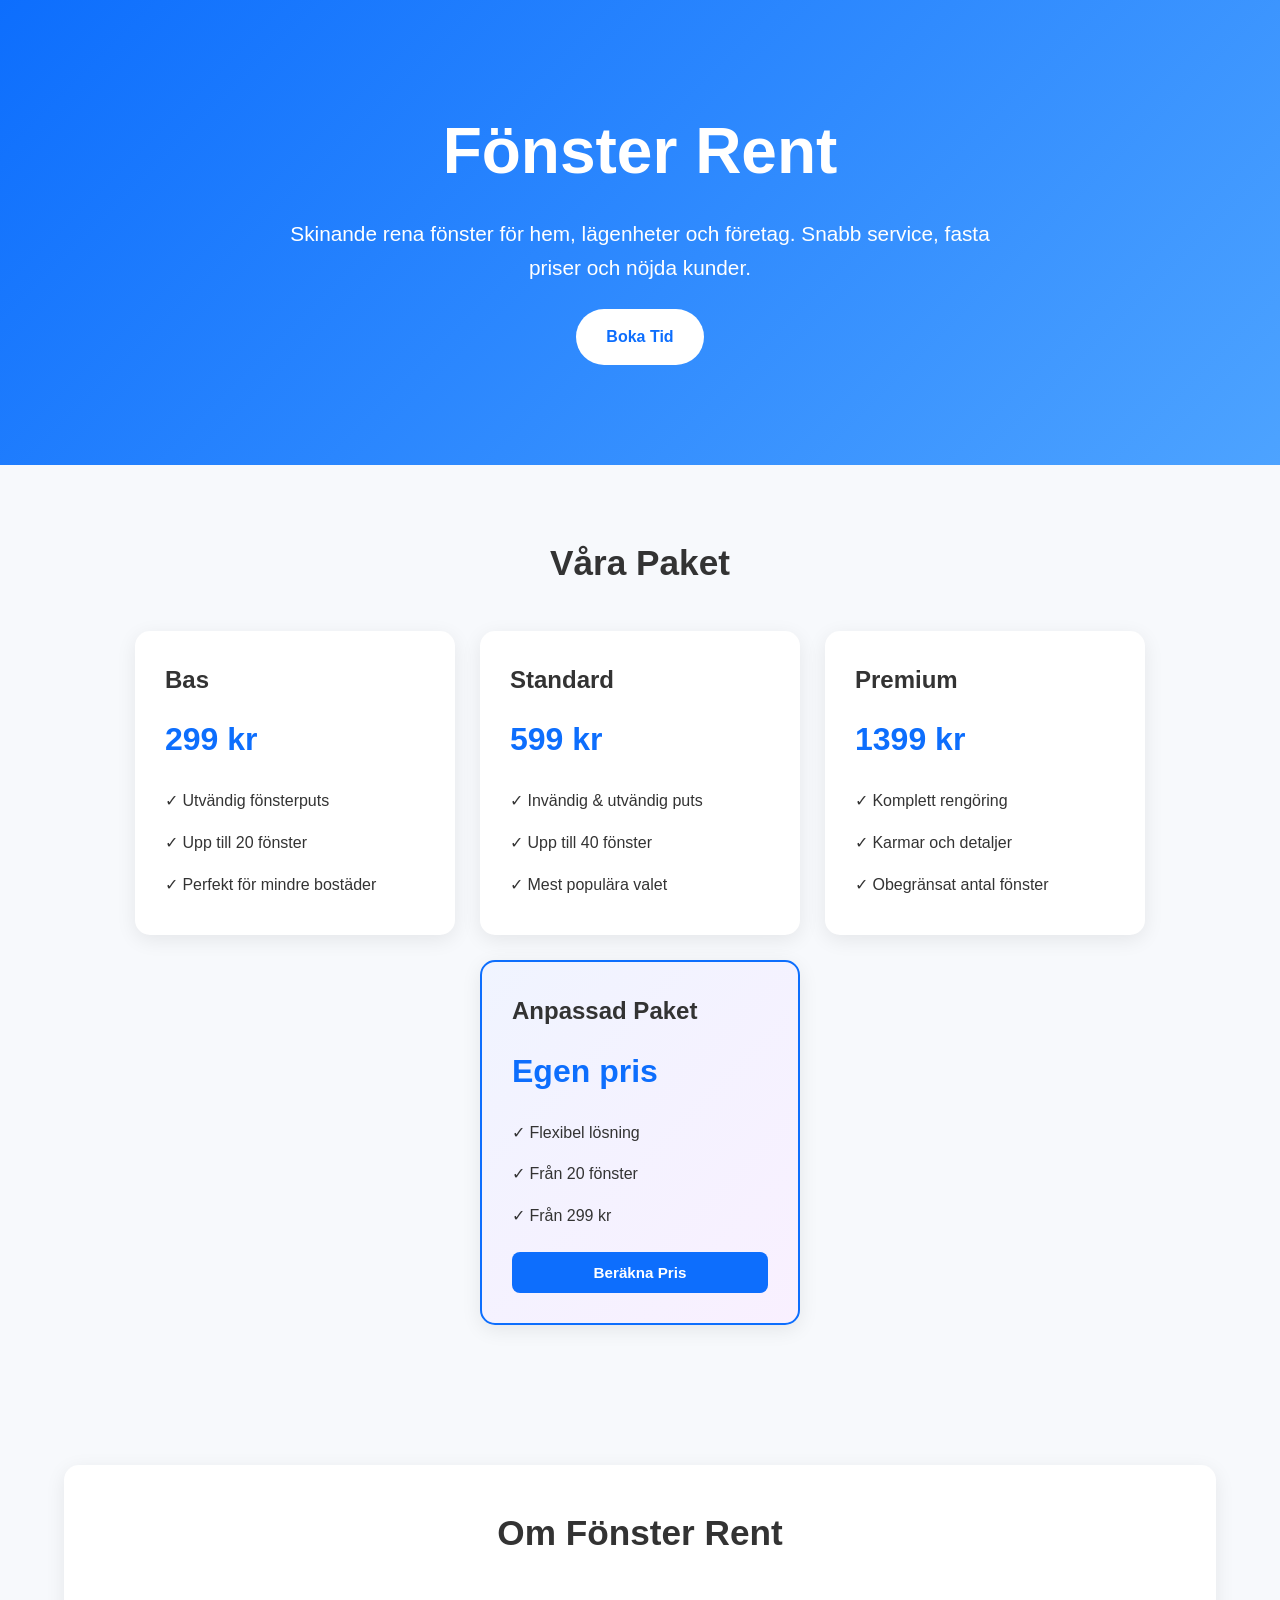
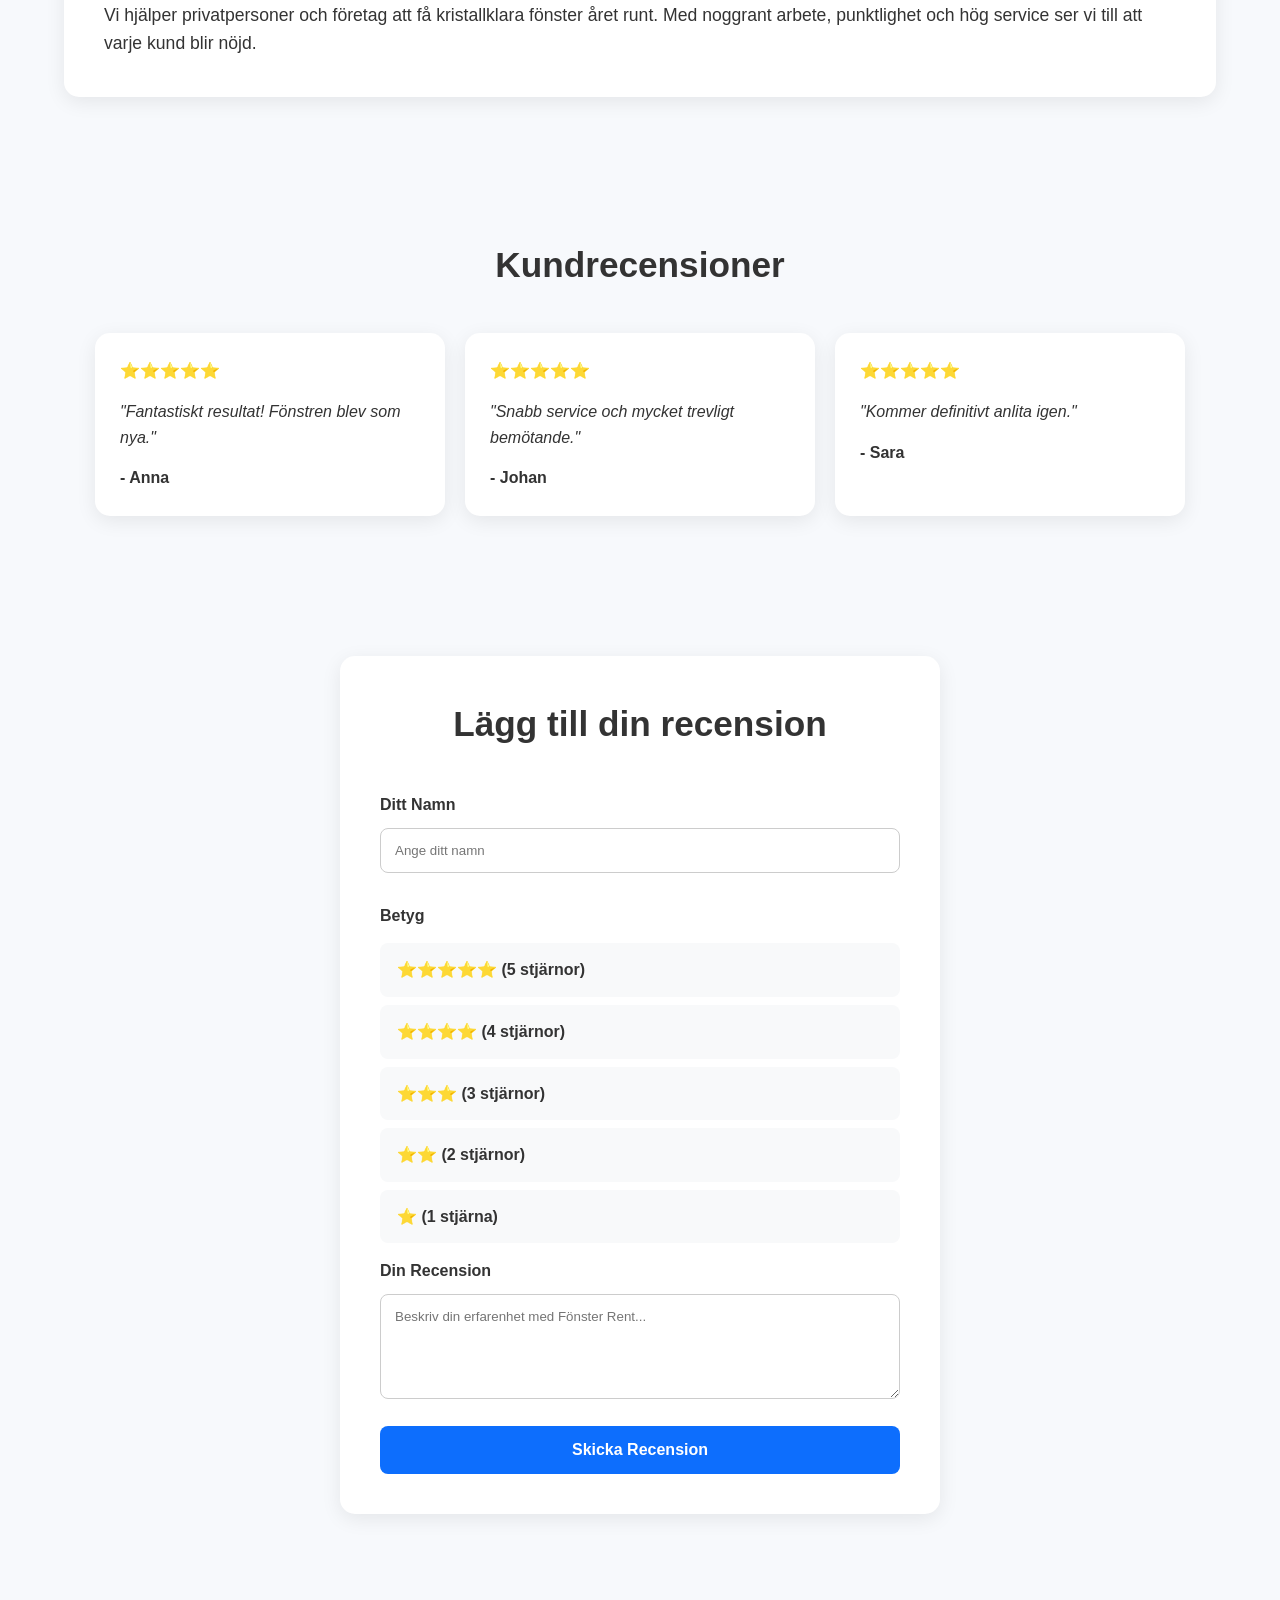
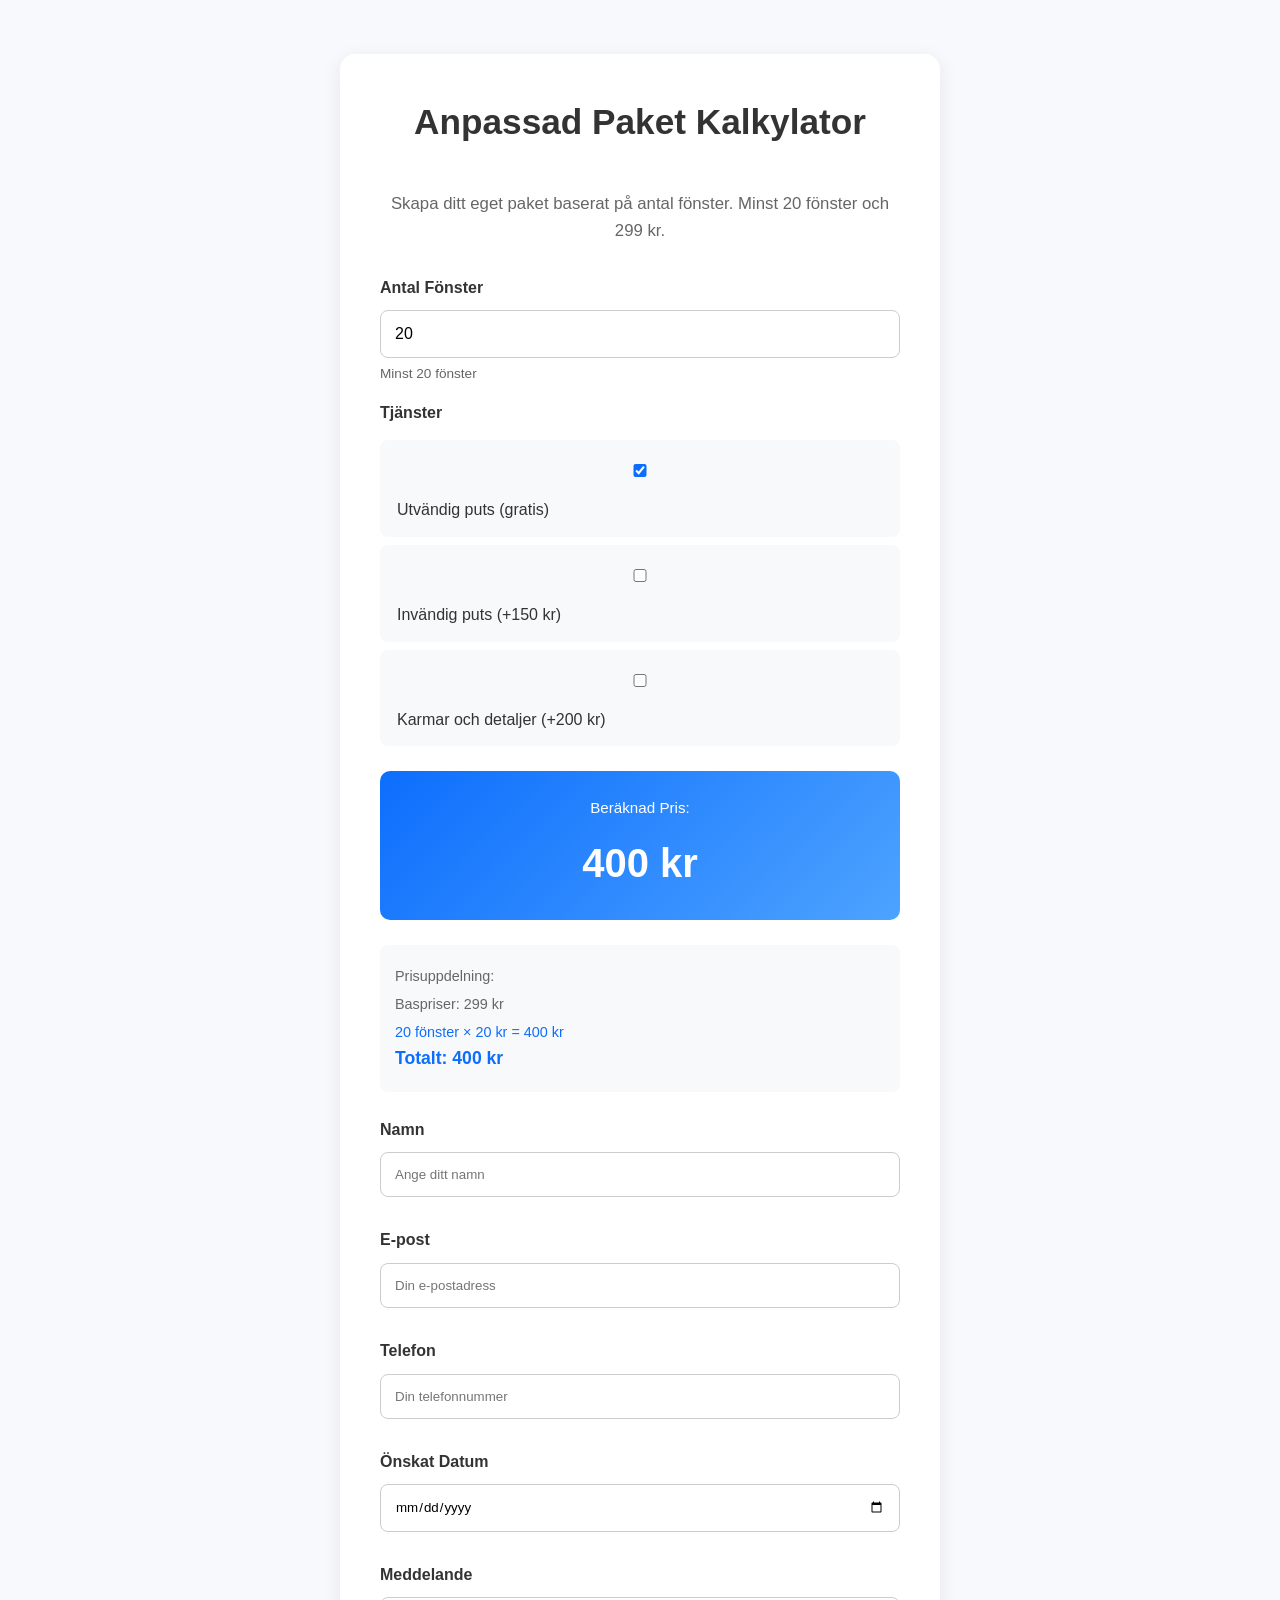
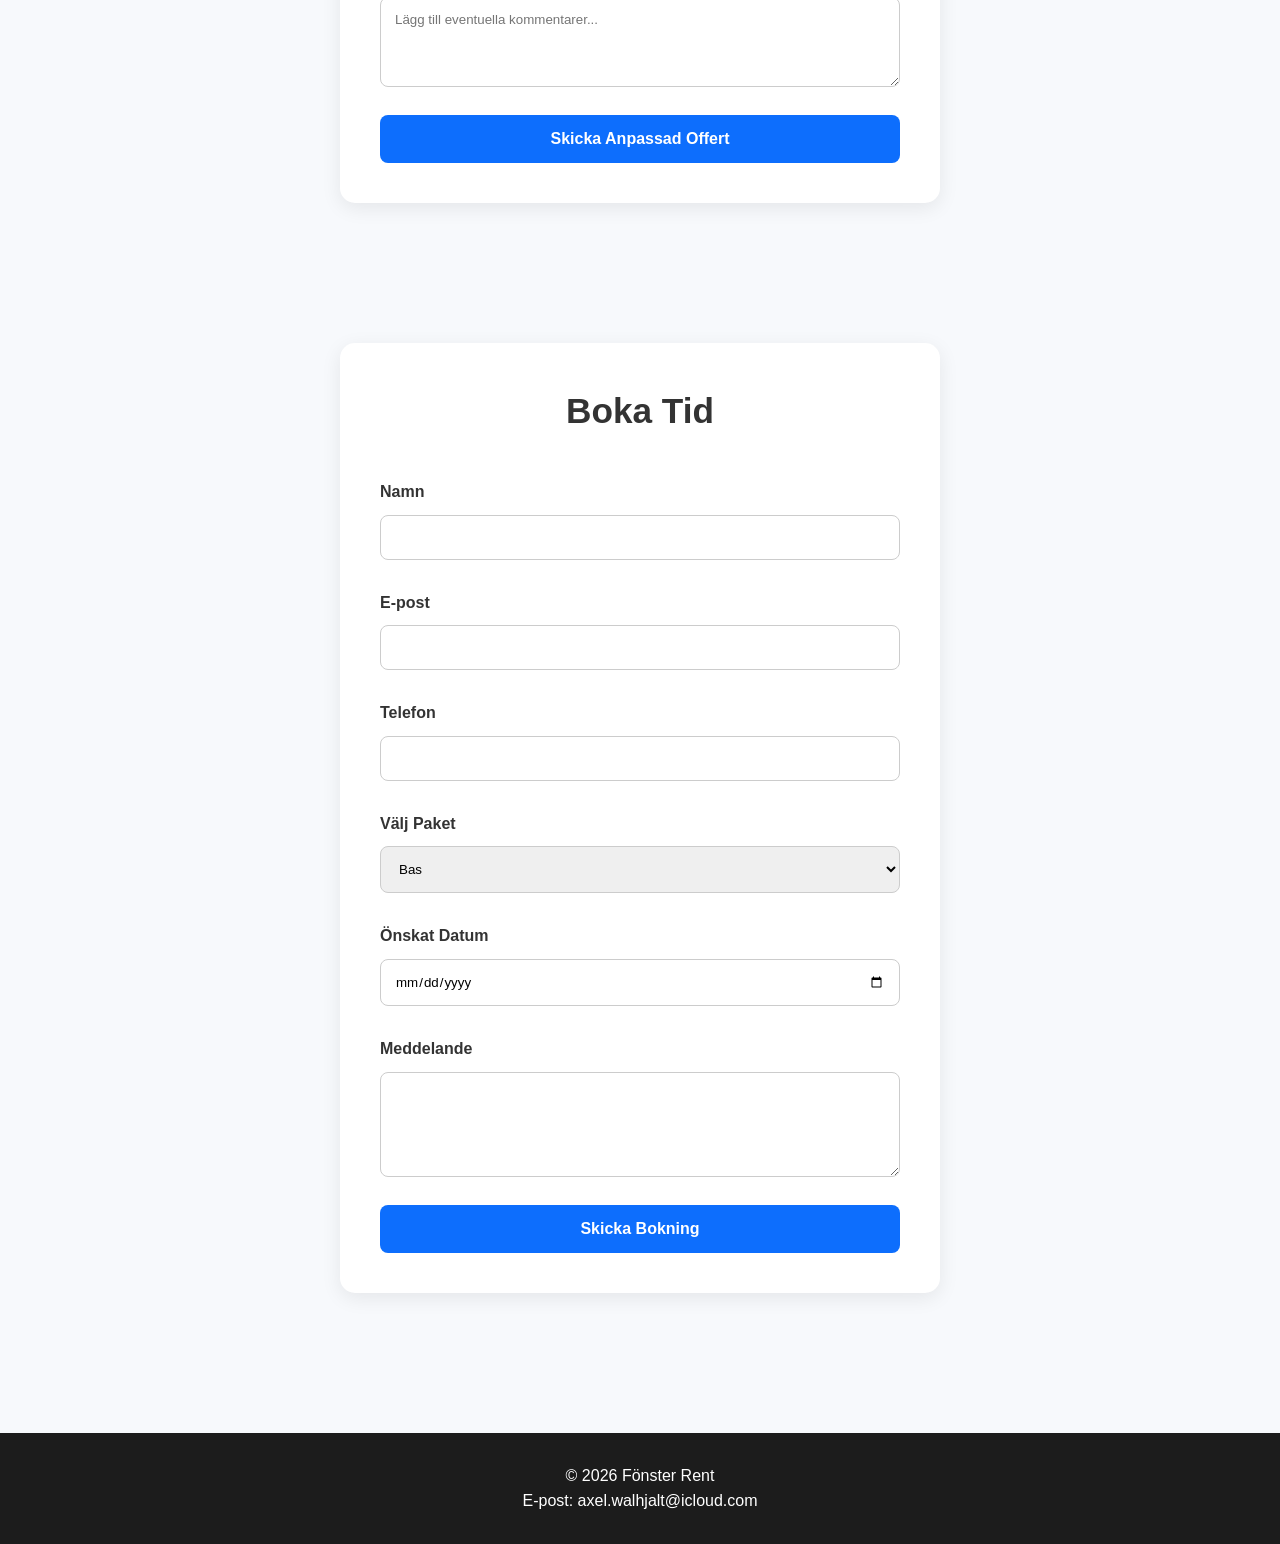
<file: index.html>
<!DOCTYPE html>
<html lang="sv">
<head>
<meta charset="UTF-8">
<meta name="viewport" content="width=device-width, initial-scale=1.0">
<title>Fönster Rent | Professionell Fönsterputs</title>
<link rel="stylesheet" href="style.css">
</head>
<body>

<header>
    <h1>Fönster Rent</h1>
    <p>Skinande rena fönster för hem, lägenheter och företag. Snabb service, fasta priser och nöjda kunder.</p>
    <a href="#bokning" class="btn">Boka Tid</a>
</header>

<section class="container">
    <h2>Våra Paket</h2>

    <div class="cards">

        <div class="card">
            <h3>Bas</h3>
            <div class="price">299 kr</div>
            <ul>
                <li>✓ Utvändig fönsterputs</li>
                <li>✓ Upp till 20 fönster</li>
                <li>✓ Perfekt för mindre bostäder</li>
            </ul>
        </div>

        <div class="card">
            <h3>Standard</h3>
            <div class="price">599 kr</div>
            <ul>
                <li>✓ Invändig & utvändig puts</li>
                <li>✓ Upp till 40 fönster</li>
                <li>✓ Mest populära valet</li>
            </ul>
        </div>

        <div class="card">
            <h3>Premium</h3>
            <div class="price">1399 kr</div>
            <ul>
                <li>✓ Komplett rengöring</li>
                <li>✓ Karmar och detaljer</li>
                <li>✓ Obegränsat antal fönster</li>
            </ul>
        </div>

        <div class="card custom-card">
            <h3>Anpassad Paket</h3>
            <div class="price">Egen pris</div>
            <ul>
                <li>✓ Flexibel lösning</li>
                <li>✓ Från 20 fönster</li>
                <li>✓ Från 299 kr</li>
            </ul>
            <button class="custom-btn" onclick="document.getElementById('customPacketForm').scrollIntoView({behavior: 'smooth'})">Beräkna Pris</button>
        </div>

    </div>
</section>

<section class="container">
    <div class="about">
        <h2>Om Fönster Rent</h2>
        <p>
            Vi hjälper privatpersoner och företag att få kristallklara fönster året runt.
            Med noggrant arbete, punktlighet och hög service ser vi till att varje kund blir nöjd.
        </p>
    </div>
</section>

<section class="container">
    <h2>Kundrecensioner</h2>

    <div class="reviews" id="reviewsContainer">

        <div class="review">
            ⭐⭐⭐⭐⭐
            <p>"Fantastiskt resultat! Fönstren blev som nya."</p>
            <strong>- Anna</strong>
        </div>

        <div class="review">
            ⭐⭐⭐⭐⭐
            <p>"Snabb service och mycket trevligt bemötande."</p>
            <strong>- Johan</strong>
        </div>

        <div class="review">
            ⭐⭐⭐⭐⭐
            <p>"Kommer definitivt anlita igen."</p>
            <strong>- Sara</strong>
        </div>

    </div>
</section>

<section class="container" id="reviewForm">
    <div class="review-form-section">
        <h2>Lägg till din recension</h2>
        <form id="reviewFormElement">
            <label>Ditt Namn</label>
            <input type="text" id="reviewName" name="reviewName" required placeholder="Ange ditt namn">

            <label>Betyg</label>
            <div class="star-rating">
                <input type="radio" name="rating" value="5" id="star5" required>
                <label for="star5">⭐⭐⭐⭐⭐ (5 stjärnor)</label>
                
                <input type="radio" name="rating" value="4" id="star4">
                <label for="star4">⭐⭐⭐⭐ (4 stjärnor)</label>
                
                <input type="radio" name="rating" value="3" id="star3">
                <label for="star3">⭐⭐⭐ (3 stjärnor)</label>
                
                <input type="radio" name="rating" value="2" id="star2">
                <label for="star2">⭐⭐ (2 stjärnor)</label>
                
                <input type="radio" name="rating" value="1" id="star1">
                <label for="star1">⭐ (1 stjärna)</label>
            </div>

            <label>Din Recension</label>
            <textarea id="reviewText" name="reviewText" rows="5" required placeholder="Beskriv din erfarenhet med Fönster Rent..."></textarea>

            <button type="submit">Skicka Recension</button>
        </form>
        <div id="reviewSuccessMessage" style="display:none; color:green; margin-top:20px; font-weight:bold; text-align:center;">
            ✓ Tack för din recension! Den kommer att visas snart.
        </div>
    </div>
</section>

<section class="container" id="customPacketForm">
    <div class="custom-packet-section">
        <h2>Anpassad Paket Kalkylator</h2>
        <p class="info-text">Skapa ditt eget paket baserat på antal fönster. Minst 20 fönster och 299 kr.</p>
        
        <form id="customPacketFormElement">
            <label>Antal Fönster</label>
            <div class="input-group">
                <input type="number" id="windowCount" name="windowCount" min="20" value="20" required>
                <span class="info-label">Minst 20 fönster</span>
            </div>

            <label>Tjänster</label>
            <div class="checkbox-group">
                <label class="checkbox-label">
                    <input type="checkbox" name="services" value="Utvändig puts" checked> Utvändig puts (gratis)
                </label>
                <label class="checkbox-label">
                    <input type="checkbox" name="services" value="Invändig puts"> Invändig puts (+150 kr)
                </label>
                <label class="checkbox-label">
                    <input type="checkbox" name="services" value="Karmar och detaljer"> Karmar och detaljer (+200 kr)
                </label>
            </div>

            <div class="price-display">
                <p>Beräknad Pris:</p>
                <div class="calculated-price">
                    <span id="calculatedPrice">299</span> kr
                </div>
            </div>

            <div class="price-breakdown" id="priceBreakdown">
                <p>Prisuppdelning:</p>
                <p>Baspriser: 299 kr</p>
                <p id="additionalCost" style="color: #0d6efd;"></p>
            </div>

            <label>Namn</label>
            <input type="text" id="customName" name="customName" required placeholder="Ange ditt namn">

            <label>E-post</label>
            <input type="email" id="customEmail" name="customEmail" required placeholder="Din e-postadress">

            <label>Telefon</label>
            <input type="tel" id="customPhone" name="customPhone" placeholder="Din telefonnummer">

            <label>Önskat Datum</label>
            <input type="date" id="customDate" name="customDate">

            <label>Meddelande</label>
            <textarea id="customMessage" name="customMessage" rows="4" placeholder="Lägg till eventuella kommentarer..."></textarea>

            <button type="submit" class="submit-btn">Skicka Anpassad Offert</button>
        </form>
        <div id="customSuccessMessage" style="display:none; color:green; margin-top:20px; font-weight:bold; text-align:center;">
            ✓ Din offert har skickats! Vi kontaktar dig snart med detaljer.
        </div>
    </div>
</section>

<section class="container" id="bokning">
    <div class="booking">
        <h2>Boka Tid</h2>

        <form id="bookingForm">

            <label>Namn</label>
            <input type="text" id="namn" name="namn" required>

            <label>E-post</label>
            <input type="email" id="email" name="email" required>

            <label>Telefon</label>
            <input type="tel" id="telefon" name="telefon">

            <label>Välj Paket</label>
            <select id="paket" name="paket">
                <option>Bas</option>
                <option>Standard</option>
                <option>Premium</option>
                <option>Anpassad Paket</option>
            </select>

            <label>Önskat Datum</label>
            <input type="date" id="datum" name="datum">

            <label>Meddelande</label>
            <textarea id="meddelande" name="meddelande" rows="5"></textarea>

            <button type="submit">Skicka Bokning</button>

        </form>
        <div id="successMessage" style="display:none; color:green; margin-top:20px; font-weight:bold;">
            ✓ Tack för din bokning! Vi kontaktar dig snart.
        </div>
    </div>
</section>

<footer>
    <p>© 2026 Fönster Rent</p>
    <p>E-post: axel.walhjalt@icloud.com</p>
</footer>

<script src="script.js"></script>
</body>
</html>
</file>
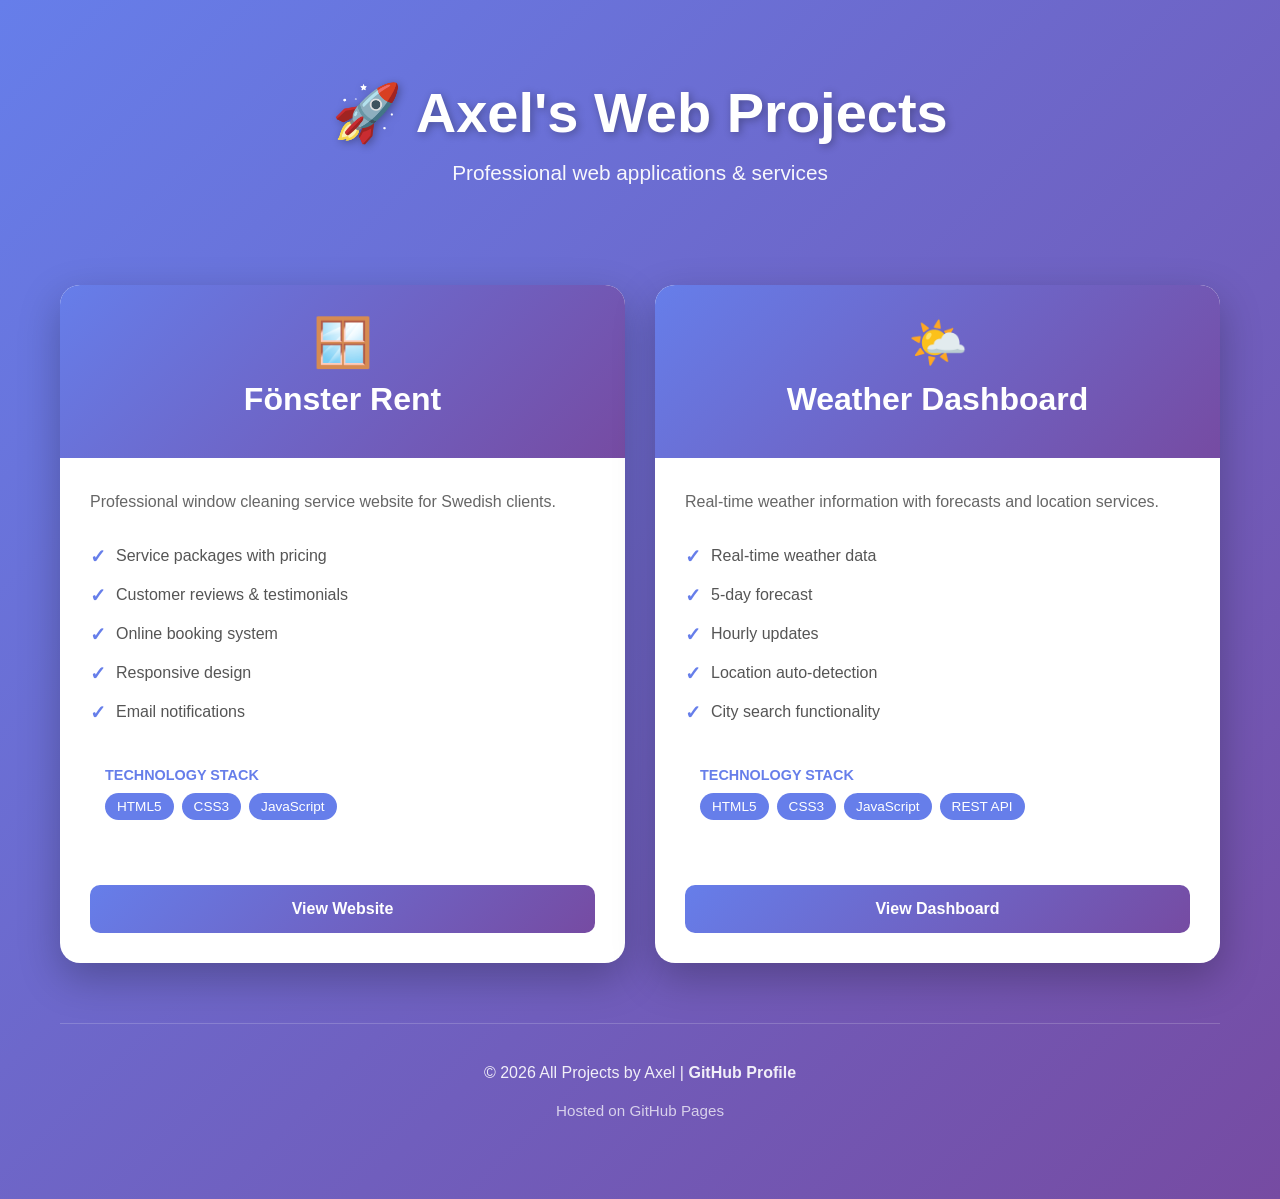
<file: landing-page.html>
<!DOCTYPE html>
<html lang="en">
<head>
    <meta charset="UTF-8">
    <meta name="viewport" content="width=device-width, initial-scale=1.0">
    <title>Fönster Rent & Projects</title>
    <style>
        * {
            margin: 0;
            padding: 0;
            box-sizing: border-box;
        }

        body {
            font-family: 'Segoe UI', Tahoma, Geneva, Verdana, sans-serif;
            background: linear-gradient(135deg, #667eea 0%, #764ba2 100%);
            min-height: 100vh;
            color: #333;
        }

        .container {
            max-width: 1200px;
            margin: 0 auto;
            padding: 40px 20px;
        }

        header {
            text-align: center;
            color: white;
            margin-bottom: 60px;
            padding: 40px 0;
        }

        header h1 {
            font-size: 3.5rem;
            margin-bottom: 15px;
            text-shadow: 2px 2px 8px rgba(0, 0, 0, 0.3);
        }

        header p {
            font-size: 1.3rem;
            opacity: 0.95;
        }

        .projects-grid {
            display: grid;
            grid-template-columns: repeat(auto-fit, minmax(350px, 1fr));
            gap: 30px;
            margin-bottom: 50px;
        }

        .project-card {
            background: white;
            border-radius: 20px;
            overflow: hidden;
            box-shadow: 0 15px 40px rgba(0, 0, 0, 0.25);
            transition: 0.4s;
            animation: slideUp 0.6s ease forwards;
            opacity: 0;
        }

        .project-card:nth-child(1) {
            animation-delay: 0.1s;
        }

        .project-card:nth-child(2) {
            animation-delay: 0.2s;
        }

        @keyframes slideUp {
            from {
                opacity: 0;
                transform: translateY(30px);
            }
            to {
                opacity: 1;
                transform: translateY(0);
            }
        }

        .project-card:hover {
            transform: translateY(-10px);
            box-shadow: 0 20px 50px rgba(0, 0, 0, 0.35);
        }

        .project-header {
            padding: 30px;
            background: linear-gradient(135deg, #667eea 0%, #764ba2 100%);
            color: white;
            text-align: center;
        }

        .project-header h2 {
            font-size: 2rem;
            margin-bottom: 10px;
        }

        .project-header .emoji {
            font-size: 3rem;
            margin-bottom: 10px;
        }

        .project-body {
            padding: 30px;
        }

        .project-body p {
            font-size: 1rem;
            line-height: 1.8;
            color: #666;
            margin-bottom: 20px;
        }

        .features {
            list-style: none;
            margin: 20px 0;
        }

        .features li {
            padding: 8px 0;
            color: #555;
            display: flex;
            align-items: center;
        }

        .features li:before {
            content: "✓";
            color: #667eea;
            font-weight: bold;
            margin-right: 10px;
            font-size: 1.2rem;
        }

        .project-footer {
            padding: 0 30px 30px;
            display: flex;
            gap: 15px;
        }

        .btn {
            flex: 1;
            padding: 15px 25px;
            border: none;
            border-radius: 10px;
            font-size: 1rem;
            font-weight: bold;
            cursor: pointer;
            transition: 0.3s;
            text-decoration: none;
            text-align: center;
            display: inline-block;
        }

        .btn-primary {
            background: linear-gradient(135deg, #667eea 0%, #764ba2 100%);
            color: white;
        }

        .btn-primary:hover {
            transform: scale(1.05);
            box-shadow: 0 5px 15px rgba(102, 126, 234, 0.4);
        }

        .btn-secondary {
            background: #f0f0f0;
            color: #667eea;
            border: 2px solid #667eea;
        }

        .btn-secondary:hover {
            background: #667eea;
            color: white;
        }

        .tech-stack {
            background: rgba(255, 255, 255, 0.1);
            padding: 15px;
            border-radius: 10px;
            margin: 20px 0;
        }

        .tech-stack h4 {
            color: #667eea;
            margin-bottom: 10px;
            font-size: 0.9rem;
            font-weight: 600;
        }

        .tech-tags {
            display: flex;
            flex-wrap: wrap;
            gap: 8px;
        }

        .tech-tag {
            background: #667eea;
            color: white;
            padding: 6px 12px;
            border-radius: 20px;
            font-size: 0.85rem;
            font-weight: 500;
        }

        footer {
            text-align: center;
            color: white;
            padding: 40px 20px;
            opacity: 0.9;
            border-top: 1px solid rgba(255, 255, 255, 0.2);
            margin-top: 60px;
        }

        .github-link {
            color: white;
            text-decoration: none;
            font-weight: 600;
            transition: 0.3s;
        }

        .github-link:hover {
            text-decoration: underline;
        }

        @media (max-width: 768px) {
            header h1 {
                font-size: 2.2rem;
            }

            .projects-grid {
                grid-template-columns: 1fr;
            }

            .project-header h2 {
                font-size: 1.5rem;
            }

            .project-footer {
                flex-direction: column;
            }

            .btn {
                width: 100%;
            }
        }
    </style>
</head>
<body>
    <div class="container">
        <header>
            <h1>🚀 Axel's Web Projects</h1>
            <p>Professional web applications & services</p>
        </header>

        <div class="projects-grid">
            <!-- Fönster Rent Project -->
            <div class="project-card">
                <div class="project-header">
                    <div class="emoji">🪟</div>
                    <h2>Fönster Rent</h2>
                </div>
                <div class="project-body">
                    <p>Professional window cleaning service website for Swedish clients.</p>
                    
                    <ul class="features">
                        <li>Service packages with pricing</li>
                        <li>Customer reviews & testimonials</li>
                        <li>Online booking system</li>
                        <li>Responsive design</li>
                        <li>Email notifications</li>
                    </ul>

                    <div class="tech-stack">
                        <h4>TECHNOLOGY STACK</h4>
                        <div class="tech-tags">
                            <span class="tech-tag">HTML5</span>
                            <span class="tech-tag">CSS3</span>
                            <span class="tech-tag">JavaScript</span>
                        </div>
                    </div>
                </div>
                <div class="project-footer">
                    <a href="index.html" class="btn btn-primary">View Website</a>
                </div>
            </div>

            <!-- Weather Dashboard Project -->
            <div class="project-card">
                <div class="project-header">
                    <div class="emoji">🌤️</div>
                    <h2>Weather Dashboard</h2>
                </div>
                <div class="project-body">
                    <p>Real-time weather information with forecasts and location services.</p>
                    
                    <ul class="features">
                        <li>Real-time weather data</li>
                        <li>5-day forecast</li>
                        <li>Hourly updates</li>
                        <li>Location auto-detection</li>
                        <li>City search functionality</li>
                    </ul>

                    <div class="tech-stack">
                        <h4>TECHNOLOGY STACK</h4>
                        <div class="tech-tags">
                            <span class="tech-tag">HTML5</span>
                            <span class="tech-tag">CSS3</span>
                            <span class="tech-tag">JavaScript</span>
                            <span class="tech-tag">REST API</span>
                        </div>
                    </div>
                </div>
                <div class="project-footer">
                    <a href="weather-dashboard.html" class="btn btn-primary">View Dashboard</a>
                </div>
            </div>
        </div>

        <footer>
            <p>© 2026 All Projects by Axel | <a href="https://github.com/walleaxel" class="github-link">GitHub Profile</a></p>
            <p style="margin-top: 20px; font-size: 0.95rem; opacity: 0.8;">Hosted on GitHub Pages</p>
        </footer>
    </div>
</body>
</html>
</file>
<file: style.css>
* {
    margin: 0;
    padding: 0;
    box-sizing: border-box;
}

body {
    font-family: Arial, Helvetica, sans-serif;
    background: #f7f9fc;
    color: #333;
    line-height: 1.6;
}

header {
    background: linear-gradient(135deg, #0d6efd, #4da3ff);
    color: white;
    text-align: center;
    padding: 100px 20px;
}

header h1 {
    font-size: 4rem;
    margin-bottom: 15px;
}

header p {
    font-size: 1.3rem;
    max-width: 700px;
    margin: auto;
}

.btn {
    display: inline-block;
    margin-top: 25px;
    background: white;
    color: #0d6efd;
    text-decoration: none;
    padding: 15px 30px;
    border-radius: 50px;
    font-weight: bold;
    transition: 0.3s;
}

.btn:hover {
    transform: scale(1.05);
}

.container {
    width: 90%;
    max-width: 1200px;
    margin: auto;
}

section {
    padding: 70px 0;
}

h2 {
    text-align: center;
    margin-bottom: 40px;
    font-size: 2.2rem;
}

.cards {
    display: flex;
    flex-wrap: wrap;
    justify-content: center;
    gap: 25px;
}

.card {
    background: white;
    width: 320px;
    padding: 30px;
    border-radius: 15px;
    box-shadow: 0 5px 20px rgba(0, 0, 0, 0.08);
    transition: 0.3s;
}

.card:hover {
    transform: translateY(-5px);
    box-shadow: 0 10px 30px rgba(0, 0, 0, 0.15);
}

.card h3 {
    font-size: 1.5rem;
    margin-bottom: 10px;
}

.price {
    font-size: 2rem;
    color: #0d6efd;
    font-weight: bold;
    margin: 15px 0;
}

.card ul {
    list-style: none;
}

.card li {
    padding: 8px 0;
}

.custom-card {
    background: linear-gradient(135deg, #f0f4ff, #f9f0ff);
    border: 2px solid #0d6efd;
}

.custom-btn {
    background: #0d6efd;
    color: white;
    border: none;
    padding: 12px 20px;
    border-radius: 8px;
    cursor: pointer;
    font-size: 0.95rem;
    font-weight: bold;
    width: 100%;
    transition: 0.3s;
    margin-top: 15px;
}

.custom-btn:hover {
    opacity: 0.9;
    background: #0b5ed7;
}

.about {
    background: white;
    border-radius: 15px;
    padding: 40px;
    box-shadow: 0 5px 20px rgba(0, 0, 0, 0.08);
}

.about p {
    font-size: 1.1rem;
}

.reviews {
    display: flex;
    flex-wrap: wrap;
    gap: 20px;
    justify-content: center;
}

.review {
    background: white;
    padding: 25px;
    border-radius: 15px;
    width: 350px;
    box-shadow: 0 5px 20px rgba(0, 0, 0, 0.08);
    animation: slideIn 0.5s ease;
}

.review p {
    margin: 15px 0;
    font-style: italic;
}

@keyframes slideIn {
    from {
        opacity: 0;
        transform: translateY(20px);
    }
    to {
        opacity: 1;
        transform: translateY(0);
    }
}

.review-form-section {
    background: white;
    padding: 40px;
    border-radius: 15px;
    box-shadow: 0 5px 20px rgba(0, 0, 0, 0.08);
    max-width: 600px;
    margin: 0 auto;
}

.star-rating {
    margin: 15px 0;
}

.star-rating input[type="radio"] {
    display: none;
}

.star-rating label {
    display: block;
    padding: 12px 15px;
    margin: 8px 0;
    cursor: pointer;
    background: #f8f9fa;
    border-radius: 8px;
    transition: 0.3s;
    border: 2px solid transparent;
}

.star-rating label:hover {
    background: #e9ecef;
}

.star-rating input[type="radio"]:checked + label {
    background: #0d6efd;
    color: white;
    border-color: #0d6efd;
}

.custom-packet-section {
    background: white;
    padding: 40px;
    border-radius: 15px;
    box-shadow: 0 5px 20px rgba(0, 0, 0, 0.08);
    max-width: 600px;
    margin: 0 auto;
}

.info-text {
    text-align: center;
    color: #666;
    margin-bottom: 30px;
    font-size: 1.05rem;
}

.input-group {
    position: relative;
}

.input-group input {
    width: 100%;
    padding: 14px;
    margin: 10px 0 20px;
    border: 1px solid #ccc;
    border-radius: 8px;
    font-size: 1rem;
}

.input-group input:focus {
    outline: none;
    border-color: #0d6efd;
    box-shadow: 0 0 5px rgba(13, 110, 253, 0.3);
}

.info-label {
    display: block;
    font-size: 0.85rem;
    color: #666;
    margin-top: -15px;
    margin-bottom: 15px;
}

.checkbox-group {
    margin: 15px 0 25px;
}

.checkbox-label {
    display: block;
    padding: 12px 15px;
    margin: 8px 0;
    cursor: pointer;
    background: #f8f9fa;
    border-radius: 8px;
    transition: 0.3s;
    border: 2px solid transparent;
    font-weight: normal;
}

.checkbox-label:hover {
    background: #e9ecef;
}

.checkbox-label input[type="checkbox"] {
    margin-right: 10px;
    cursor: pointer;
}

.checkbox-label input[type="checkbox"]:checked {
    accent-color: #0d6efd;
}

.price-display {
    background: linear-gradient(135deg, #0d6efd, #4da3ff);
    color: white;
    padding: 25px;
    border-radius: 10px;
    text-align: center;
    margin: 25px 0;
}

.price-display p {
    font-size: 0.95rem;
    margin-bottom: 10px;
}

.calculated-price {
    font-size: 2.5rem;
    font-weight: bold;
}

.price-breakdown {
    background: #f8f9fa;
    padding: 15px;
    border-radius: 8px;
    margin-bottom: 25px;
    font-size: 0.9rem;
}

.price-breakdown p {
    margin: 5px 0;
    color: #666;
}

.submit-btn {
    background: #0d6efd;
    color: white;
    border: none;
    padding: 15px 30px;
    border-radius: 8px;
    cursor: pointer;
    font-size: 1rem;
    font-weight: bold;
    width: 100%;
    transition: 0.3s;
}

.submit-btn:hover {
    opacity: 0.9;
    background: #0b5ed7;
}

.booking {
    background: white;
    padding: 40px;
    border-radius: 15px;
    box-shadow: 0 5px 20px rgba(0, 0, 0, 0.08);
    max-width: 600px;
    margin: 0 auto;
}

input, select, textarea {
    width: 100%;
    padding: 14px;
    margin: 10px 0 20px;
    border: 1px solid #ccc;
    border-radius: 8px;
    font-family: Arial, Helvetica, sans-serif;
}

input:focus, select:focus, textarea:focus {
    outline: none;
    border-color: #0d6efd;
    box-shadow: 0 0 5px rgba(13, 110, 253, 0.3);
}

label {
    display: block;
    margin-top: 10px;
    font-weight: bold;
}

button {
    background: #0d6efd;
    color: white;
    border: none;
    padding: 15px 30px;
    border-radius: 8px;
    cursor: pointer;
    font-size: 1rem;
    font-weight: bold;
    width: 100%;
    transition: 0.3s;
}

button:hover {
    opacity: 0.9;
    background: #0b5ed7;
}

button:active {
    transform: scale(0.98);
}

footer {
    background: #1c1c1c;
    color: white;
    text-align: center;
    padding: 30px;
    margin-top: 70px;
}

@media(max-width: 768px) {
    header h1 {
        font-size: 2.8rem;
    }

    header p {
        font-size: 1rem;
    }

    .card {
        width: 100%;
        max-width: 320px;
    }

    .review {
        width: 100%;
    }

    .booking {
        padding: 20px;
    }

    .review-form-section {
        padding: 20px;
    }

    .custom-packet-section {
        padding: 20px;
    }

    .price-display {
        padding: 20px;
    }

    .calculated-price {
        font-size: 2rem;
    }
}

@media(max-width: 480px) {
    header h1 {
        font-size: 2rem;
    }

    h2 {
        font-size: 1.5rem;
    }

    .price {
        font-size: 1.5rem;
    }

    .calculated-price {
        font-size: 1.8rem;
    }
}
</file>
